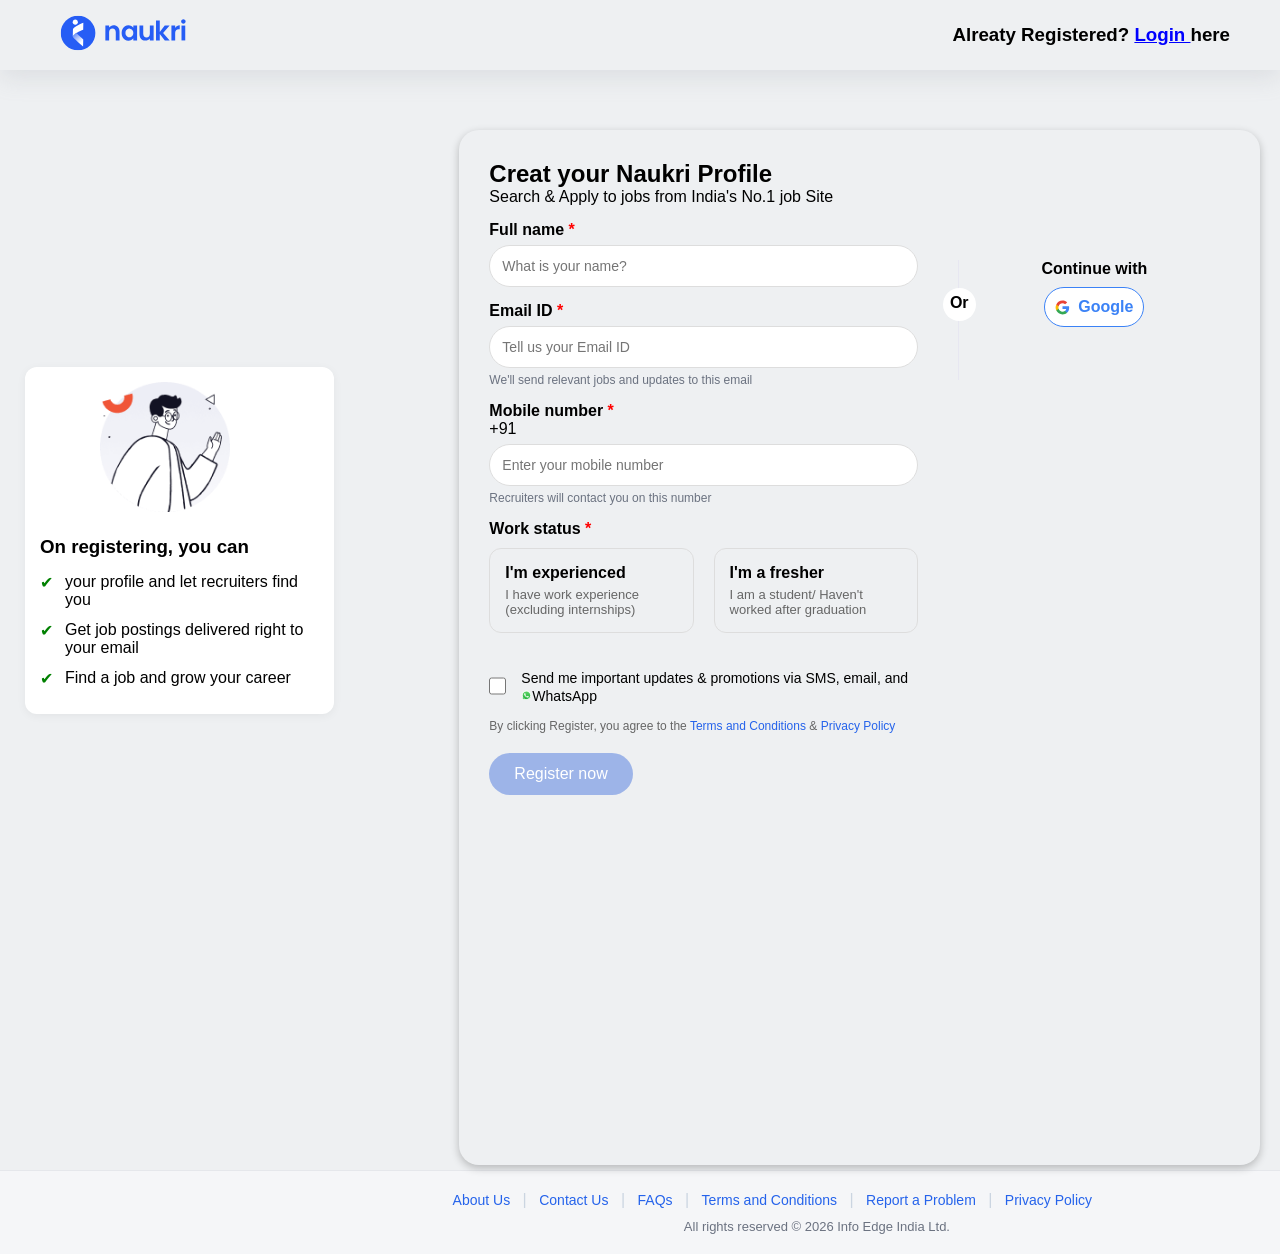
<file: index.html>
<!DOCTYPE html>
<html lang="en">
<head>
    <meta charset="UTF-8">
    <meta name="viewport" content="width=device-width, initial-scale=1.0">
    <title>Document</title>
  <link rel="stylesheet" href="index.css">
</head>
<body>
    <nav>
        <div>
          <a href="./hame_page/home_page.html"><img src="./image/naukriLogo.svg" alt="logo_image"></a>
        <!--  <h1>naukri</h1>-->
          <h3>Alreaty Registered?  <a href="#"> Login </a>  here</h3>
        </div>
    </nav>
    <div class="container">
         <div class="profile">
         <div class="illustration">
            <img src="./image/white-boy.a0d2814a.png" alt="user">
        </div>

        <h3>On registering, you can</h3>

        <ul>
            <li>your profile and let recruiters find you</li>
            <li> Get job postings delivered right to your email</li>
            <li>  Find a job and grow your career</li>
        </ul>
    </div>
      <div class="main">
        <div class="contant">
          <form action="#">
            <h2>Creat your Naukri Profile</h2>
            <p class="dline">Search & Apply to jobs from India's No.1 job Site</p>
         <label>Full name <span>*</span></label>
        <input type="text" placeholder="What is your name?">

        <label>Email ID <span>*</span></label>
        <input type="email"placeholder="Tell us your Email ID">

        <small>We'll send relevant jobs and updates to this email</small>
         <label>Mobile number <span>*</span></label>
        <div class="mobile-input">
            <span class="mobile_+">+91</span>
            <input type="text" placeholder=
            "Enter your mobile number">
        </div>
        <small>Recruiters will contact you on this number</small>

        <label>Work status <span>*</span></label> 
         <div class="status-box">
            <div class="card">
                <h4>I'm experienced</h4>
                <p>I have work experience (excluding internships)</p>
            </div>

            <div class="card">
                <h4>I'm a fresher</h4>
                <p>I am a student/ Haven't worked after graduation</p>
            </div>
        </div>
         <div class="checkbox">
            <input type="checkbox">
            <label>
                Send me important updates & promotions via SMS, email, and <img src="./image/whatsappicon.81b19a23.svg" alt="WhatsApp">WhatsApp
            </label>
        </div>

        <p class="terms">
            By clicking Register, you agree to the 
            <a href="#">Terms and Conditions</a> & 
            <a href="#">Privacy Policy</a>
        </p>

        <button class="register-btn">Register now</button>

    </div>  
        </form>
  
        <div class="sitecontant">
        <p>Continue with</p>
        <p class="or">Or</p>
        <a href="https://myaccount.google.com/"><button class="google-btn">
            <img src="./image/google-icon.9273ac87.svg">
            Google
        </button>
        </a>
        </div>
        </div>
        </div>
        <footer class="footer">
    <div class="footer-links">
        <a href="#">About Us</a>
        <span>|</span>
        <a href="#">Contact Us</a>
        <span>|</span>
        <a href="#">FAQs</a>
        <span>|</span>
        <a href="#">Terms and Conditions</a>
        <span>|</span>
        <a href="#">Report a Problem</a>
        <span>|</span>
        <a href="#">Privacy Policy</a>
    </div>

    <p class="copyright">
        All rights reserved © 2026 Info Edge India Ltd.
    </p>
</footer>

    
</body>
</html>
</file>
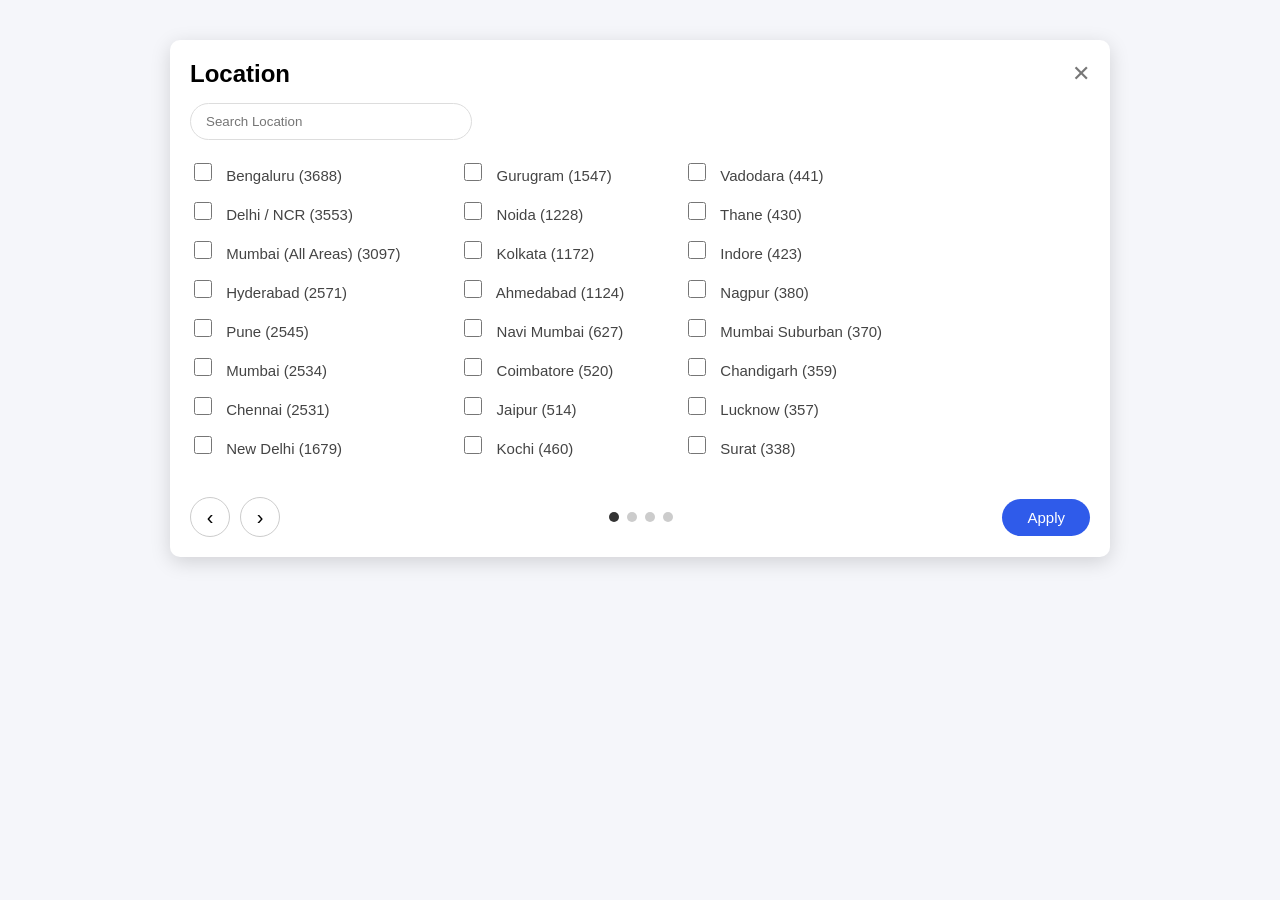
<file: image/jjj.html>
<!DOCTYPE html>
<html>
<head>
<title>Location Filter</title>
<link rel="stylesheet" href="style.css">
</head>

<body>

<div class="popup">

<div class="header">
<h2>Location</h2>
<span class="close">✕</span>
</div>

<div class="search-box">
<input type="text" placeholder="Search Location">
</div>

<div class="locations">

<div class="col">
<label><input type="checkbox"> Bengaluru (3688)</label>
<label><input type="checkbox"> Delhi / NCR (3553)</label>
<label><input type="checkbox"> Mumbai (All Areas) (3097)</label>
<label><input type="checkbox"> Hyderabad (2571)</label>
<label><input type="checkbox"> Pune (2545)</label>
<label><input type="checkbox"> Mumbai (2534)</label>
<label><input type="checkbox"> Chennai (2531)</label>
<label><input type="checkbox"> New Delhi (1679)</label>
</div>

<div class="col">
<label><input type="checkbox"> Gurugram (1547)</label>
<label><input type="checkbox"> Noida (1228)</label>
<label><input type="checkbox"> Kolkata (1172)</label>
<label><input type="checkbox"> Ahmedabad (1124)</label>
<label><input type="checkbox"> Navi Mumbai (627)</label>
<label><input type="checkbox"> Coimbatore (520)</label>
<label><input type="checkbox"> Jaipur (514)</label>
<label><input type="checkbox"> Kochi (460)</label>
</div>

<div class="col">
<label><input type="checkbox"> Vadodara (441)</label>
<label><input type="checkbox"> Thane (430)</label>
<label><input type="checkbox"> Indore (423)</label>
<label><input type="checkbox"> Nagpur (380)</label>
<label><input type="checkbox"> Mumbai Suburban (370)</label>
<label><input type="checkbox"> Chandigarh (359)</label>
<label><input type="checkbox"> Lucknow (357)</label>
<label><input type="checkbox"> Surat (338)</label>
</div>

</div>

<div class="bottom">

<div class="nav">
<button class="circle">‹</button>
<button class="circle">›</button>
</div>

<div class="dots">
<span class="active"></span>
<span></span>
<span></span>
<span></span>
</div>

<button class="apply">Apply</button>

</div>

</div>

</body>
</html>
</file>
<file: index.css>
*{
margin: 0;
padding: 0;
box-sizing: border-box;
font-family: 'Franklin Gothic Medium', 'Arial Narrow', Arial, sans-serif;
}
body{ background-color:  #eef0f2;

}
nav{
    margin-top: 0;
    margin-left: 0;
    height: 70px;
    width: 100%;
}
 nav > div{
    width: 100%;
    height: 100%;
    display: flex;
    justify-content:space-between;
    align-items: center;
    font-family:'Satoshi';
    box-shadow:rgba(149, 157, 165, 0.2) 0px 8px 24px;
}
a{
    color: blue;
}
img{
    height: 45%;
    margin-left: 60px;
}
h3{
    margin-right: 50px;
}
.container{
    width:100%;
    height: 100vh;
    box-sizing: border-box;
    margin-top: 20px;
    padding: 20px;
    display: flex;
    margin-bottom: 180px;
}
.main{
    width: 85%;
    height: 115vh;
     box-sizing: border-box;
    border-radius: 20px;
     margin-top: 20px;
    padding: 10px;
    display: flex;
    box-shadow: rgba(0, 0, 0, 0.24) 0px 3px 8px;
    margin-left: 120px;
}
.contant{
    width:60% ;
    height: 100%;
    padding:20PX ;
}
.sitecontant{
    width: 25%;
    height: 120PX;
    margin:120px 20px ;
    border-left:1px solid #e7e7f1;
}
.sitecontant p{
    display: block;
}

.or {
    color: #9ca3af;
    color: var(--N500);
    height: 33px;
    width: 33px;
    padding: 6px 6px;
    border-radius: 50%;
    background: #fff;
    margin-left: -16px;
    display:inline-block
}

/* Google Button */
.google-btn {
    padding: 10px 20px;
    border-radius: 25px;
    border: 1px solid #3b82f6;
    background: white;
    color: #3b82f6;
    font-weight: bold;
    cursor: pointer;
    font-size: 16px;
    display: inline-flex;
    align-items: center;
    justify-content: center;
    position: relative;
    bottom: 44px;
    gap: 8px;
    height: 40px;
    width: 100px;
}

.google-btn:hover {
    background: #f0f7ff;
}
.google-btn > img{
    width:15px;
    height: 15px;
    margin: 0;
}
label {
    display: block;
    margin-top: 15px;
    font-weight: 600;
}

label span {
    color: red;
}

/* Inputs */
input {
    width: 100%;
    padding: 12px;
    margin-top: 6px;
    border-radius: 25px;
    border: 1px solid #ddd;
    outline: none;
    font-size: 14px;
}

input:focus {
    border-color: #4f46e5;
}

/* Small text */
small {
    display: block;
    color: #6b7280;
    font-size: 12px;
    margin-top: 5px;
}
.mobile_+{
    position: absolute;
}

.sitecontant {
    flex: 1;
    text-align: center;
}

.sitecontant p {
    margin-bottom: 10px;
    font-weight: 600;
}
.status-box {
    display: flex;
    gap: 20px;
    margin-top: 10px;
}

.card {
    flex: 1;
    border: 1px solid #ddd;
    padding: 15px;
    border-radius: 12px;
    cursor: pointer;
    transition: 0.3s;
}
.card:hover {
    border-color: #4f46e5;
    background: #f8f9ff;
}

.card h4 {
    margin-bottom: 5px;
}

.card p {
    font-size: 13px;
    color: #666;
}

/* Checkbox */
.checkbox {
    display: flex;
    align-items: center;
    margin-top: 20px;
}
label >img{
    margin: 0;
    height: 11px;
    width: 11px;
}
.checkbox label{
    color: var(--N500);
    font-size: 14px;
    line-height: 18px;
    margin-left: 5px;
    font-weight: 500;
    position: relative;
    top: 1px;
}

.checkbox input {
    margin-right: 10px;
    margin-top: 15px;
    height: 20px;
    width: 20px;
}

.terms {
    font-size: 12px;
    color: #666;
    margin-top: 15px;
}

.terms a {
    color: #2563eb;
    text-decoration: none;
}

/* Button */
.register-btn {
    margin-top: 20px;
    padding: 12px 25px;
    background: #9db4e8;
    color: white;
    border: none;
    border-radius: 25px;
    font-size: 16px;
    cursor: pointer;
}

.register-btn:hover {
    background: #7c9be0;
}
.profile {
    width: 400px;
    background: #fff;
    padding: 15px;
    border-radius: 12px;
    margin:auto 5px;
    z-index: -1;
    box-shadow: 0 2px 10px rgba(0,0,0,0.05);
     position: sticky;
    top: 20px;
    height: fit-content;
    
}

.illustration {
    margin-bottom: 20px;
}

.illustration img {
    width: 130px;
    height: 130px;

}

.profile h3 {
    margin-bottom: 15px;
}

.profile ul {
    list-style: none;
}

.profile li {
    margin: 12px 0;
    padding-left: 25px;
    position: relative;
    list-style: none;
}

.profile li::before {
    content: "✔";
    color: green;
    position: absolute;
    left: 0;
}
li img{
    width: 20px;
    height:20px;
    border-radius:50% ;
    margin-top: 10px;
}
.footer {
    background: #f5f6f8;
    padding: 20px 180px;
    text-align: end;
    border-top: 1px solid #e5e7eb;
    display: block;

}

/* Links */
.footer-links {
    margin-bottom: 10px;
}

.footer-links a {
    text-decoration: none;
    color: #2563eb;
    font-size: 14px;
    margin: 0 8px;
}

.footer-links span {
    color: #cbd5e1;
}

/* Hover effect */
.footer-links a:hover {
    text-decoration: underline;
}

/* Copyright */
.copyright {
    font-size: 13px;
    color: #6b7280;
    margin-right: 150px;
}
</file>
<file: image/style.css>
body{
font-family: Arial;
background:#f5f6fa;
}

.popup{
width:900px;
background:white;
margin:40px auto;
padding:20px;
border-radius:10px;
box-shadow:0 5px 20px rgba(0,0,0,0.15);
}

.header{
display:flex;
justify-content:space-between;
align-items:center;
}

.header h2{
margin:0;
}

.close{
font-size:22px;
cursor:pointer;
color:#777;
}

.search-box{
margin:15px 0;
}

.search-box input{
width:250px;
padding:10px 15px;
border-radius:20px;
border:1px solid #ddd;
outline:none;
}

.locations{
display:flex;
gap:60px;
margin-top:20px;
}

.col{
display:flex;
flex-direction:column;
gap:15px;
}

label{
font-size:15px;
color:#444;
cursor:pointer;
}

input[type="checkbox"]{
margin-right:10px;
width:18px;
height:18px;
}

.bottom{
display:flex;
justify-content:space-between;
align-items:center;
margin-top:40px;
}

.nav{
display:flex;
gap:10px;
}

.circle{
width:40px;
height:40px;
border-radius:50%;
border:1px solid #ccc;
background:white;
font-size:20px;
cursor:pointer;
}

.dots{
display:flex;
gap:8px;
}

.dots span{
width:10px;
height:10px;
border-radius:50%;
background:#ccc;
display:inline-block;
}

.dots .active{
background:#333;
}

.apply{
background:#2f5bea;
color:white;
border:none;
padding:10px 25px;
border-radius:25px;
font-size:15px;
cursor:pointer;
}
</file>
